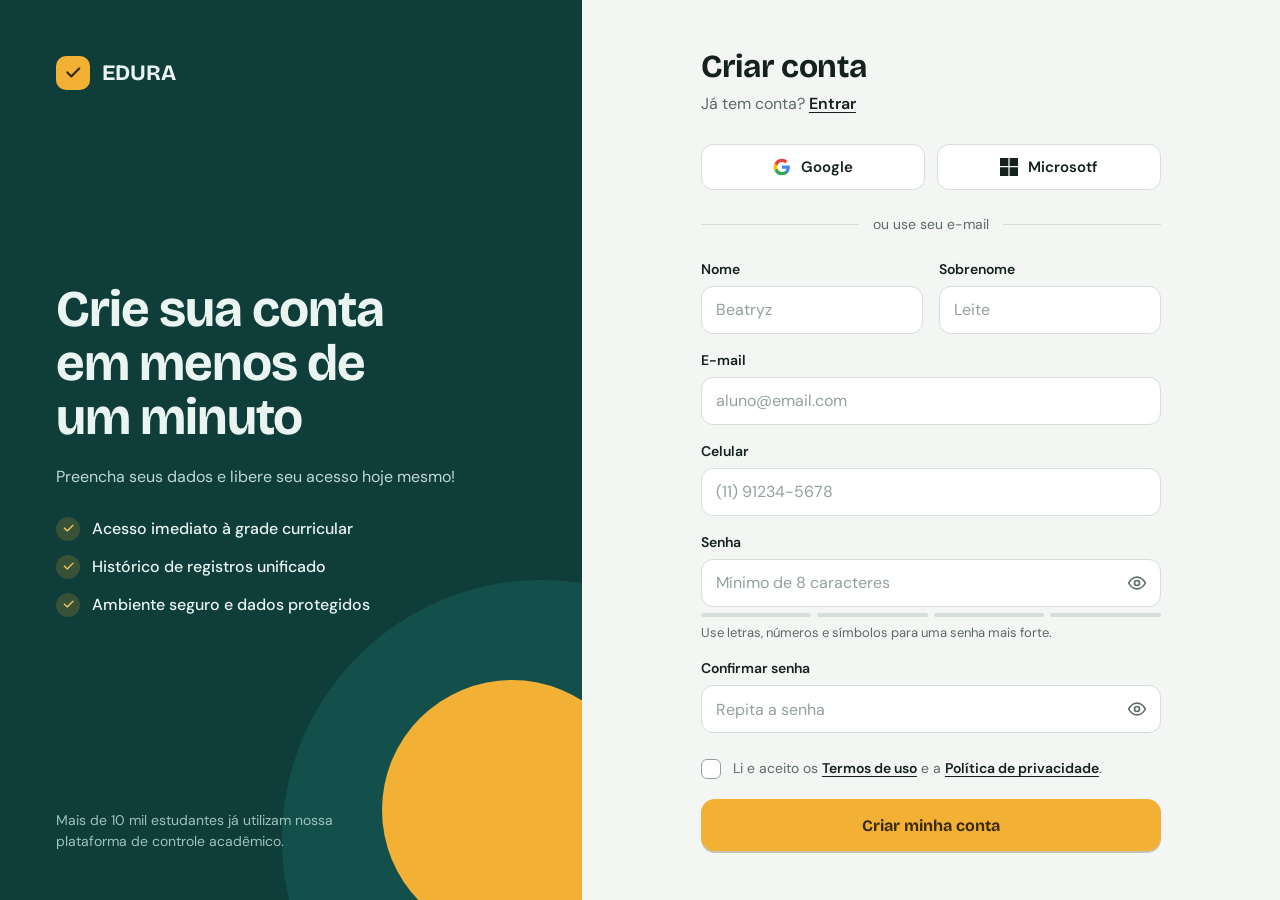
<file: index.html>
<!DOCTYPE html>
<html lang="pt-BR">
<head>
<meta charset="UTF-8">
<meta name="viewport" content="width=device-width, initial-scale=1">
<title>Criar conta</title>
<link rel="preconnect" href="https://fonts.googleapis.com">
<link rel="preconnect" href="https://fonts.gstatic.com" crossorigin>
<link href="https://fonts.googleapis.com/css2?family=Bricolage+Grotesque:wght@500;700&family=DM+Sans:wght@400;500;600&display=swap" rel="stylesheet">
<link rel="stylesheet" href="css/style.css">
<link rel="stylesheet" href="https://cdn.jsdelivr.net/npm/bootstrap-icons@1.11.3/font/bootstrap-icons.min.css">
</head>
<body>
<div class="page">
  <aside class="aside">
    <div class="brand">
      <span class="brand-mark">
        <svg xmlns="http://www.w3.org/2000/svg" width="16" height="16" stroke="#3a2a00" fill="currentColor" class="bi bi-check2" viewBox="0 0 16 16">
        <path d="M13.854 3.646a.5.5 0 0 1 0 .708l-7 7a.5.5 0 0 1-.708 0l-3.5-3.5a.5.5 0 1 1 .708-.708L6.5 10.293l6.646-6.647a.5.5 0 0 1 .708 0"/>
        </svg>
      </span>
      EDURA
    </div>

    <div class="pitch">
      <h1>Crie sua conta em menos de um minuto</h1>
      <p>Preencha seus dados e libere seu acesso hoje mesmo!</p>
      <ul class="perks">
        <!--Icones de check Bootstrap-->
        <li>
          <span class="tick">
            <svg xmlns="http://www.w3.org/2000/svg" width="16" height="16" stroke="#f2b134" fill="currentColor" class="bi bi-check2" viewBox="0 0 16 16">
            <path d="M13.854 3.646a.5.5 0 0 1 0 .708l-7 7a.5.5 0 0 1-.708 0l-3.5-3.5a.5.5 0 1 1 .708-.708L6.5 10.293l6.646-6.647a.5.5 0 0 1 .708 0"/>
            </svg> 
          </span>
          Acesso imediato à grade curricular
        </li>
        <li>
          <span class="tick">
            <svg xmlns="http://www.w3.org/2000/svg" width="16" height="16" stroke="#f2b134" fill="currentColor" class="bi bi-check2" viewBox="0 0 16 16">
            <path d="M13.854 3.646a.5.5 0 0 1 0 .708l-7 7a.5.5 0 0 1-.708 0l-3.5-3.5a.5.5 0 1 1 .708-.708L6.5 10.293l6.646-6.647a.5.5 0 0 1 .708 0"/>
            </svg>
            </span>
            Histórico de registros unificado
        </li>
        <li>
          <span class="tick">
            <svg xmlns="http://www.w3.org/2000/svg" width="16" height="16" stroke="#f2b134" fill="currentColor" class="bi bi-check2" viewBox="0 0 16 16">
            <path d="M13.854 3.646a.5.5 0 0 1 0 .708l-7 7a.5.5 0 0 1-.708 0l-3.5-3.5a.5.5 0 1 1 .708-.708L6.5 10.293l6.646-6.647a.5.5 0 0 1 .708 0"/>
            </svg>
          </span>
         Ambiente seguro e dados protegidos
        </li>
      </ul>
    </div>

    <div class="aside-foot">Mais de 10 mil estudantes já utilizam nossa plataforma de controle acadêmico.</div>
  </aside>

  <main class="main">
    <div class="card">
      <h2>Criar conta</h2>
      <p class="sub">Já tem conta? <a href="#">Entrar</a></p>

      <div class="social">
        <button type="button" class="btn-social">
          <svg viewBox="0 0 24 24"><path fill="#4285F4" d="M22.5 12.27c0-.79-.07-1.54-.2-2.27H12v4.3h5.9a5.05 5.05 0 0 1-2.19 3.31v2.75h3.54c2.07-1.91 3.25-4.72 3.25-8.09z"/><path fill="#34A853" d="M12 23c2.97 0 5.46-.98 7.28-2.66l-3.54-2.75c-.98.66-2.24 1.06-3.74 1.06-2.87 0-5.3-1.94-6.17-4.55H2.17v2.84A11 11 0 0 0 12 23z"/><path fill="#FBBC05" d="M5.83 14.1a6.6 6.6 0 0 1 0-4.2V7.06H2.17a11 11 0 0 0 0 9.88l3.66-2.84z"/><path fill="#EA4335" d="M12 5.35c1.62 0 3.07.56 4.21 1.65l3.15-3.15A10.6 10.6 0 0 0 12 1 11 11 0 0 0 2.17 7.06l3.66 2.84C6.7 7.29 9.13 5.35 12 5.35z"/></svg>
          Google
        </button>
        <button type="button" class="btn-social">
            <svg xmlns="http://www.w3.org/2000/svg" width="16" height="16" fill="currentColor" class="bi bi-microsoft" viewBox="0 0 16 16">
            <path d="M7.462 0H0v7.19h7.462zM16 0H8.538v7.19H16zM7.462 8.211H0V16h7.462zm8.538 0H8.538V16H16z"/>
            </svg>
            Microsotf
        </button>
      </div>

      <div class="divider">ou use seu e-mail</div>

      <form class="formulario">
        <div class="row">
          <div class="field">
            <label for="nome">Nome</label>
            <div class="input"><input id="nome" type="text" placeholder="Beatryz" required></div>
          </div>
          <div class="field">
            <label for="sobrenome">Sobrenome</label>
            <div class="input"><input id="sobrenome" type="text" placeholder="Leite" required></div>
          </div>
        </div>

        <div class="field">
          <label for="email">E-mail</label>
          <div class="input"><input id="email" type="email" placeholder="aluno@email.com" required></div>
        </div>

        <div class="field">
          <label for="celular">Celular</label>
          <div class="input"><input id="celular" type="tel" placeholder="(11) 91234-5678" required minlength="11" maxlength="11"></div>
        </div>

        <div class="field">
          <label for="senha">Senha</label>
          <div class="input has-icon">
            <input id="senha" type="password" placeholder="Mínimo de 8 caracteres" minlength="8">
            <button type="button" class="eye" aria-label="Mostrar senha">
              <svg viewBox="0 0 24 24" fill="none" stroke="currentColor" stroke-width="2" stroke-linecap="round" stroke-linejoin="round"><path d="M2 12s3.5-7 10-7 10 7 10 7-3.5 7-10 7S2 12 2 12z"/><circle cx="12" cy="12" r="3"/></svg>
            </button>
          </div>
          <div class="strength">
            <!--entender conforme a senha tenha um nivel de forca ele aumente a barra de forca-->
            <div class="bars">
              <!--Jogar os elementos num array e tratar pelo indice mudar a calss pelo indice-->
              <span class="off"></span>
              <span class="off"></span>
              <span class="off"></span>
              <span class="off"></span>
            </div>
            <small>Use letras, números e símbolos para uma senha mais forte.</small>
          </div>
        </div>

        <div class="field">
          <label for="confirma">Confirmar senha</label>
          <div class="input has-icon">
            <input id="confirma" type="password" placeholder="Repita a senha">
            <button type="button" class="eye" aria-label="Mostrar senha">
              <svg viewBox="0 0 24 24" fill="none" stroke="currentColor" stroke-width="2" stroke-linecap="round" stroke-linejoin="round"><path d="M2 12s3.5-7 10-7 10 7 10 7-3.5 7-10 7S2 12 2 12z"/><circle cx="12" cy="12" r="3"/></svg>
            </button>
          </div>
          <div id="msg-error"></div>
        </div>

        <label class="check">
          <input type="checkbox">
          <span>Li e aceito os <a href="#">Termos de uso</a> e a <a href="#">Política de privacidade</a>.</span>
        </label>

        <button type="submit" class="btn-primary">Criar minha conta</button>
      </form>
    </div>
  </main>

</div>
<script src="js/main.js"></script>
</body>
</html>
</file>
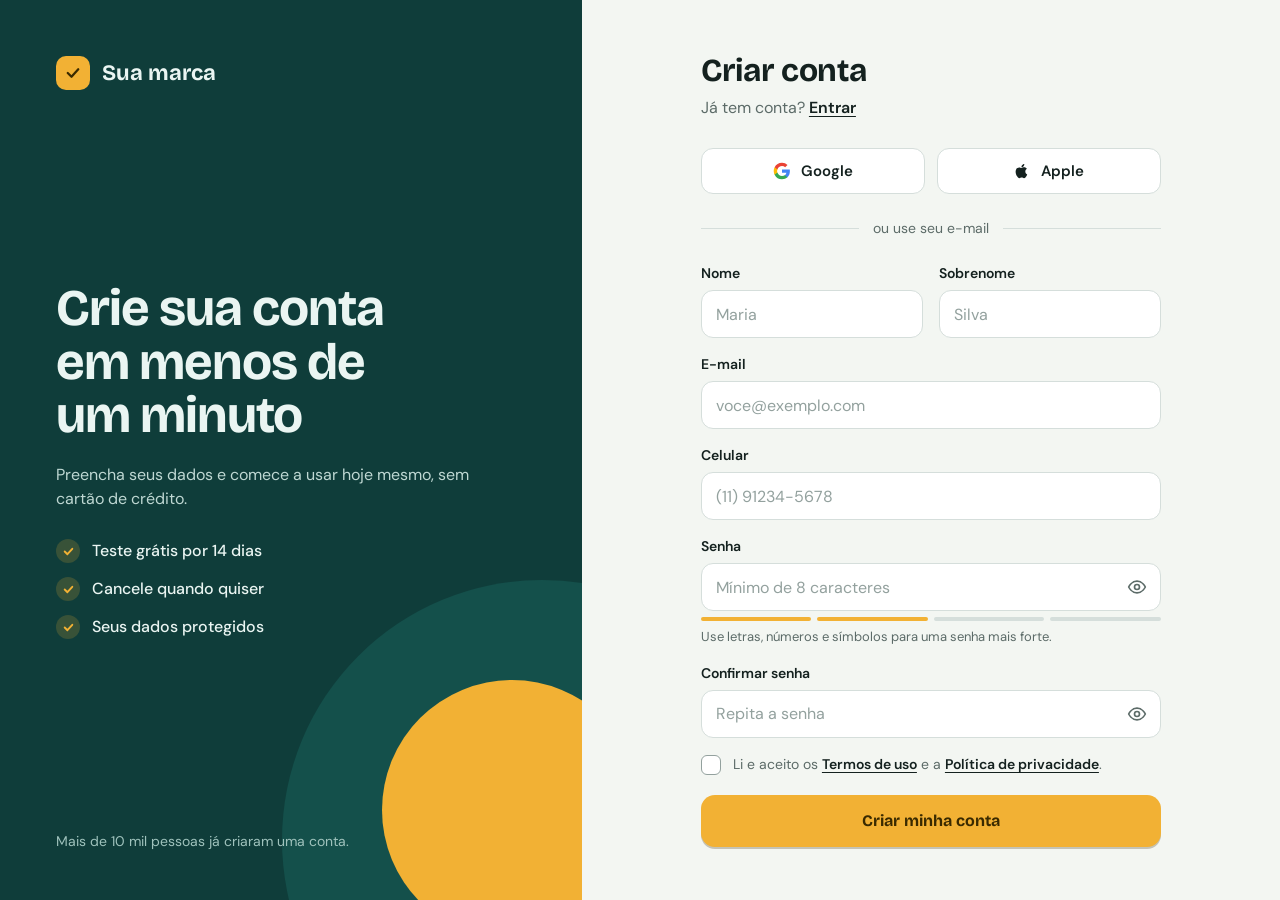
<file: cadastro.html>
<!DOCTYPE html>
<html lang="pt-BR">
<head>
<meta charset="UTF-8">
<meta name="viewport" content="width=device-width, initial-scale=1">
<title>Criar conta</title>
<link rel="preconnect" href="https://fonts.googleapis.com">
<link rel="preconnect" href="https://fonts.gstatic.com" crossorigin>
<link href="https://fonts.googleapis.com/css2?family=Bricolage+Grotesque:wght@500;700&family=DM+Sans:wght@400;500;600&display=swap" rel="stylesheet">
<style>
  :root {
    --panel: #0f3d3a;
    --panel-2: #14504b;
    --accent: #f2b134;
    --accent-ink: #3a2a00;
    --bg: #f3f6f2;
    --surface: #ffffff;
    --ink: #14211f;
    --muted: #5c6b68;
    --line: #d5dedb;
    --focus: #14504b;
    --font-display: "Bricolage Grotesque", "Segoe UI", Arial, sans-serif;
    --font-body: "DM Sans", "Segoe UI", Arial, sans-serif;
  }
  @media (prefers-color-scheme: dark) {
    :root:not([data-theme="light"]) {
      --bg: #0b1816;
      --surface: #11231f;
      --ink: #eaf1ef;
      --muted: #9fb0ac;
      --line: #27403b;
      --focus: #f2b134;
    }
  }
  :root[data-theme="dark"] {
    --bg: #0b1816; --surface: #11231f; --ink: #eaf1ef;
    --muted: #9fb0ac; --line: #27403b; --focus: #f2b134;
  }

  *, *::before, *::after { box-sizing: border-box; }
  html, body { height: 100%; margin: 0; }
  body {
    font-family: var(--font-body);
    background: var(--bg);
    color: var(--ink);
    line-height: 1.5;
  }

  .page {
    min-height: 100%;
    display: grid;
    grid-template-columns: minmax(0, 5fr) minmax(0, 6fr);
  }

  /* ---------- Painel lateral ---------- */
  .aside {
    position: relative;
    overflow: hidden;
    background: var(--panel);
    color: #eaf5f2;
    padding: 56px 56px 48px;
    display: flex;
    flex-direction: column;
    justify-content: space-between;
  }
  .aside::before, .aside::after {
    content: "";
    position: absolute;
    border-radius: 50%;
    pointer-events: none;
  }
  .aside::before {
    width: 520px; height: 520px;
    right: -220px; bottom: -200px;
    background: var(--panel-2);
  }
  .aside::after {
    width: 260px; height: 260px;
    right: -60px; bottom: -40px;
    background: var(--accent);
  }
  .aside > * { position: relative; z-index: 1; }

  .brand {
    display: flex; align-items: center; gap: 12px;
    font-family: var(--font-display);
    font-weight: 700; font-size: 22px;
  }
  .brand-mark {
    width: 34px; height: 34px; border-radius: 10px;
    background: var(--accent);
    display: grid; place-items: center;
  }
  .brand-mark svg { width: 18px; height: 18px; }

  .pitch h1 {
    font-family: var(--font-display);
    font-weight: 700;
    font-size: clamp(34px, 4vw, 52px);
    line-height: 1.05;
    letter-spacing: -0.02em;
    margin: 0 0 20px;
    max-width: 12ch;
  }
  .pitch p { margin: 0 0 28px; color: #bfd8d3; max-width: 38ch; }
  .perks { list-style: none; margin: 0; padding: 0; display: grid; gap: 14px; }
  .perks li { display: flex; align-items: center; gap: 12px; font-weight: 500; }
  .perks .tick {
    flex: none; width: 24px; height: 24px; border-radius: 50%;
    background: rgba(242,177,52,.18);
    display: grid; place-items: center;
  }
  .perks .tick svg { width: 13px; height: 13px; }

  .aside-foot { font-size: 14px; color: #9fc2bc; max-width: 30ch; }

  /* ---------- Formulário ---------- */
  .main {
    display: grid; place-items: center;
    padding: 48px 24px;
  }
  .card {
    width: 100%; max-width: 460px;
  }
  .card h2 {
    font-family: var(--font-display);
    font-size: 32px; line-height: 1.1; letter-spacing: -0.01em;
    margin: 0 0 8px;
  }
  .card .sub { margin: 0 0 28px; color: var(--muted); }
  .card .sub a { color: var(--ink); font-weight: 600; text-underline-offset: 3px; }

  .social { display: grid; grid-template-columns: 1fr 1fr; gap: 12px; }
  .btn-social {
    display: flex; align-items: center; justify-content: center; gap: 10px;
    height: 46px;
    background: var(--surface);
    border: 1px solid var(--line);
    border-radius: 12px;
    color: var(--ink);
    font: 600 15px var(--font-body);
    cursor: pointer;
  }
  .btn-social svg { width: 18px; height: 18px; }

  .divider {
    display: flex; align-items: center; gap: 14px;
    margin: 24px 0;
    color: var(--muted); font-size: 14px;
  }
  .divider::before, .divider::after {
    content: ""; flex: 1; height: 1px; background: var(--line);
  }

  form { display: grid; gap: 16px; }
  .row { display: grid; grid-template-columns: 1fr 1fr; gap: 16px; }
  .field { display: grid; gap: 6px; }
  .field label { font-size: 14px; font-weight: 600; }
  .input { position: relative; }
  .input input {
    width: 100%; height: 48px;
    padding: 0 14px;
    background: var(--surface);
    border: 1px solid var(--line);
    border-radius: 12px;
    color: var(--ink);
    font: 400 16px var(--font-body);
  }
  .input input::placeholder { color: #93a19e; }
  .input input:hover { border-color: #a9b9b5; }
  .input input:focus-visible {
    outline: 3px solid color-mix(in srgb, var(--focus) 35%, transparent);
    outline-offset: 0;
    border-color: var(--focus);
  }
  .input.has-icon input { padding-right: 48px; }
  .eye {
    position: absolute; right: 6px; top: 6px;
    width: 36px; height: 36px; border: 0; background: transparent;
    border-radius: 8px; color: var(--muted);
    display: grid; place-items: center; cursor: pointer;
  }
  .eye svg { width: 20px; height: 20px; }

  .strength { display: grid; gap: 6px; }
  .bars { display: grid; grid-template-columns: repeat(4, 1fr); gap: 6px; }
  .bars span { height: 4px; border-radius: 4px; background: var(--line); }
  .bars span.on { background: var(--accent); }
  .strength small { color: var(--muted); font-size: 13px; }

  .check { display: flex; gap: 12px; align-items: flex-start; font-size: 14px; color: var(--muted); }
  .check input {
    appearance: none; -webkit-appearance: none;
    flex: none; width: 20px; height: 20px; margin: 1px 0 0;
    border: 1.5px solid #93a19e; border-radius: 6px;
    background: var(--surface); cursor: pointer;
    display: grid; place-content: center;
  }
  .check input::after {
    content: ""; width: 10px; height: 6px;
    border-left: 2px solid var(--accent-ink); border-bottom: 2px solid var(--accent-ink);
    transform: rotate(-45deg) translate(1px, -1px);
    opacity: 0;
  }
  .check input:checked { background: var(--accent); border-color: var(--accent); }
  .check input:checked::after { opacity: 1; }
  .check input:focus-visible {
    outline: 3px solid color-mix(in srgb, var(--focus) 35%, transparent);
    outline-offset: 1px;
  }
  .check a { color: var(--ink); font-weight: 600; text-underline-offset: 3px; }

  .btn-primary {
    height: 52px; margin-top: 4px;
    border: 0; border-radius: 14px;
    background: var(--accent); color: var(--accent-ink);
    font: 700 16px var(--font-display);
    cursor: pointer;
    box-shadow: 0 2px 0 rgba(58,42,0,.25);
  }
  .btn-primary:hover { filter: brightness(1.05); }
  .btn-primary:focus-visible,
  .btn-social:focus-visible,
  .eye:focus-visible {
    outline: 3px solid color-mix(in srgb, var(--focus) 45%, transparent);
    outline-offset: 2px;
  }

  /* ---------- Responsivo ---------- */
  @media (max-width: 900px) {
    .page { grid-template-columns: 1fr; }
    .aside { padding: 32px 24px 36px; gap: 28px; }
    .aside::before { width: 320px; height: 320px; right: -140px; bottom: -150px; }
    .aside::after { width: 150px; height: 150px; right: -30px; bottom: -30px; }
    .pitch h1 { max-width: none; font-size: 32px; }
    .perks, .aside-foot { display: none; }
    .pitch p { margin-bottom: 0; }
    .main { padding: 32px 20px 48px; }
  }
  @media (max-width: 480px) {
    .row, .social { grid-template-columns: 1fr; }
  }
</style>
</head>
<body>
<div class="page">

  <aside class="aside">
    <div class="brand">
      <span class="brand-mark">
        <svg viewBox="0 0 24 24" fill="none" stroke="#3a2a00" stroke-width="3" stroke-linecap="round" stroke-linejoin="round"><path d="M5 12l5 5 9-10"/></svg>
      </span>
      Sua marca
    </div>

    <div class="pitch">
      <h1>Crie sua conta em menos de um minuto</h1>
      <p>Preencha seus dados e comece a usar hoje mesmo, sem cartão de crédito.</p>
      <ul class="perks">
        <li><span class="tick"><svg viewBox="0 0 24 24" fill="none" stroke="#f2b134" stroke-width="3.5" stroke-linecap="round" stroke-linejoin="round"><path d="M5 12l5 5 9-10"/></svg></span>Teste grátis por 14 dias</li>
        <li><span class="tick"><svg viewBox="0 0 24 24" fill="none" stroke="#f2b134" stroke-width="3.5" stroke-linecap="round" stroke-linejoin="round"><path d="M5 12l5 5 9-10"/></svg></span>Cancele quando quiser</li>
        <li><span class="tick"><svg viewBox="0 0 24 24" fill="none" stroke="#f2b134" stroke-width="3.5" stroke-linecap="round" stroke-linejoin="round"><path d="M5 12l5 5 9-10"/></svg></span>Seus dados protegidos</li>
      </ul>
    </div>

    <div class="aside-foot">Mais de 10 mil pessoas já criaram uma conta.</div>
  </aside>

  <main class="main">
    <div class="card">
      <h2>Criar conta</h2>
      <p class="sub">Já tem conta? <a href="#">Entrar</a></p>

      <div class="social">
        <button type="button" class="btn-social">
          <svg viewBox="0 0 24 24"><path fill="#4285F4" d="M22.5 12.27c0-.79-.07-1.54-.2-2.27H12v4.3h5.9a5.05 5.05 0 0 1-2.19 3.31v2.75h3.54c2.07-1.91 3.25-4.72 3.25-8.09z"/><path fill="#34A853" d="M12 23c2.97 0 5.46-.98 7.28-2.66l-3.54-2.75c-.98.66-2.24 1.06-3.74 1.06-2.87 0-5.3-1.94-6.17-4.55H2.17v2.84A11 11 0 0 0 12 23z"/><path fill="#FBBC05" d="M5.83 14.1a6.6 6.6 0 0 1 0-4.2V7.06H2.17a11 11 0 0 0 0 9.88l3.66-2.84z"/><path fill="#EA4335" d="M12 5.35c1.62 0 3.07.56 4.21 1.65l3.15-3.15A10.6 10.6 0 0 0 12 1 11 11 0 0 0 2.17 7.06l3.66 2.84C6.7 7.29 9.13 5.35 12 5.35z"/></svg>
          Google
        </button>
        <button type="button" class="btn-social">
          <svg viewBox="0 0 24 24" fill="currentColor"><path d="M16.4 12.6c0-2.4 2-3.5 2.1-3.6-1.1-1.7-2.9-1.9-3.5-1.9-1.5-.15-2.9.9-3.7.9s-1.9-.85-3.1-.8c-1.6 0-3.1.95-3.9 2.4-1.7 2.9-.4 7.2 1.2 9.5.8 1.2 1.7 2.4 3 2.4 1.2 0 1.7-.8 3.1-.8s1.9.8 3.1.8c1.3 0 2.1-1.2 2.9-2.3.9-1.3 1.3-2.6 1.3-2.7 0 0-2.5-1-2.5-3.9zM14.1 5.5c.7-.8 1.1-1.9 1-3-1 0-2.1.7-2.8 1.5-.6.7-1.2 1.8-1 2.9 1.1.1 2.1-.6 2.8-1.4z"/></svg>
          Apple
        </button>
      </div>

      <div class="divider">ou use seu e-mail</div>

      <form onsubmit="return false">
        <div class="row">
          <div class="field">
            <label for="nome">Nome</label>
            <div class="input"><input id="nome" type="text" placeholder="Maria"></div>
          </div>
          <div class="field">
            <label for="sobrenome">Sobrenome</label>
            <div class="input"><input id="sobrenome" type="text" placeholder="Silva"></div>
          </div>
        </div>

        <div class="field">
          <label for="email">E-mail</label>
          <div class="input"><input id="email" type="email" placeholder="voce@exemplo.com"></div>
        </div>

        <div class="field">
          <label for="celular">Celular</label>
          <div class="input"><input id="celular" type="tel" placeholder="(11) 91234-5678"></div>
        </div>

        <div class="field">
          <label for="senha">Senha</label>
          <div class="input has-icon">
            <input id="senha" type="password" placeholder="Mínimo de 8 caracteres">
            <button type="button" class="eye" aria-label="Mostrar senha">
              <svg viewBox="0 0 24 24" fill="none" stroke="currentColor" stroke-width="2" stroke-linecap="round" stroke-linejoin="round"><path d="M2 12s3.5-7 10-7 10 7 10 7-3.5 7-10 7S2 12 2 12z"/><circle cx="12" cy="12" r="3"/></svg>
            </button>
          </div>
          <div class="strength">
            <div class="bars"><span class="on"></span><span class="on"></span><span></span><span></span></div>
            <small>Use letras, números e símbolos para uma senha mais forte.</small>
          </div>
        </div>

        <div class="field">
          <label for="confirma">Confirmar senha</label>
          <div class="input has-icon">
            <input id="confirma" type="password" placeholder="Repita a senha">
            <button type="button" class="eye" aria-label="Mostrar senha">
              <svg viewBox="0 0 24 24" fill="none" stroke="currentColor" stroke-width="2" stroke-linecap="round" stroke-linejoin="round"><path d="M2 12s3.5-7 10-7 10 7 10 7-3.5 7-10 7S2 12 2 12z"/><circle cx="12" cy="12" r="3"/></svg>
            </button>
          </div>
        </div>

        <label class="check">
          <input type="checkbox">
          <span>Li e aceito os <a href="#">Termos de uso</a> e a <a href="#">Política de privacidade</a>.</span>
        </label>

        <button type="submit" class="btn-primary">Criar minha conta</button>
      </form>
    </div>
  </main>

</div>
</body>
</html>
</file>
<file: css/style.css>
@charset "UTF-8";
:root {
    --panel: #0f3d3a;
    --panel-2: #14504b;
    --accent: #f2b134;
    --accent-ink: #3a2a00;
    --bg: #f3f6f2;
    --surface: #ffffff;
    --ink: #14211f;
    --muted: #5c6b68;
    --line: #d5dedb;
    --focus: #14504b;
    --font-display: "Bricolage Grotesque", "Segoe UI", Arial, sans-serif;
    --font-body: "DM Sans", "Segoe UI", Arial, sans-serif;
  }
  
  @media (prefers-color-scheme: dark) {
    :root:not([data-theme="light"]) {
      --bg: #0b1816;
      --surface: #11231f;
      --ink: #eaf1ef;
      --muted: #9fb0ac;
      --line: #27403b;
      --focus: #f2b134;
    }
  }
  :root[data-theme="dark"] {
    --bg: #0b1816; --surface: #11231f; --ink: #eaf1ef;
    --muted: #9fb0ac; --line: #27403b; --focus: #f2b134;
  }

  *, *::before, *::after { box-sizing: border-box; }
  
  html, body { height: 100%; margin: 0; }
  body {
    font-family: var(--font-body);
    background: var(--bg);
    color: var(--ink);
    line-height: 1.5;
  }

  .page {
    min-height: 100%;
    display: grid;
    grid-template-columns: minmax(0, 5fr) minmax(0, 6fr);
  }

  /* ---------- Painel lateral ---------- */
  .aside {
    position: relative;
    overflow: hidden;
    background: var(--panel);
    color: #eaf5f2;
    padding: 56px 56px 48px;
    display: flex;
    flex-direction: column;
    justify-content: space-between;
  }
  .aside::before, .aside::after {
    content: "";
    position: absolute;
    border-radius: 50%;
    pointer-events: none;
  }
  .aside::before {
    width: 520px; height: 520px;
    right: -220px; bottom: -200px;
    background: var(--panel-2);
  }
  .aside::after {
    width: 260px; height: 260px;
    right: -60px; bottom: -40px;
    background: var(--accent);
  }
  .aside > * { position: relative; z-index: 1; }
  .brand {
    display: flex; align-items: center; gap: 12px;
    font-family: var(--font-display);
    font-weight: 700; font-size: 22px;
  }
  .brand-mark {
    width: 34px; height: 34px; border-radius: 10px;
    background: var(--accent);
    display: grid; place-items: center;
  }
  .brand-mark svg { width: 18px; height: 18px; }

  .pitch h1 {
    font-family: var(--font-display);
    font-weight: 700;
    font-size: clamp(34px, 4vw, 52px);
    line-height: 1.05;
    letter-spacing: -0.02em;
    margin: 0 0 20px;
    max-width: 12ch;
  }
  .pitch p { margin: 0 0 28px; color: #bfd8d3; max-width: 38ch; }
  .perks { list-style: none; margin: 0; padding: 0; display: grid; gap: 14px; }
  .perks li { display: flex; align-items: center; gap: 12px; font-weight: 500; }
  .perks .tick {
    flex: none; width: 24px; height: 24px; border-radius: 50%;
    background: rgba(242,177,52,.18);
    display: grid; place-items: center;
  }
  .perks .tick svg { width: 13px; height: 13px; }

  .aside-foot { font-size: 14px; color: #9fc2bc; max-width: 30ch; }

  /* ---------- Formulário ---------- */
  .main {
    display: grid; place-items: center;
    padding: 48px 24px;
  }
  .card {
    width: 100%; max-width: 460px;
  }
  .card h2 {
    font-family: var(--font-display);
    font-size: 32px; line-height: 1.1; letter-spacing: -0.01em;
    margin: 0 0 8px;
  }
  .card .sub { margin: 0 0 28px; color: var(--muted); }
  .card .sub a { color: var(--ink); font-weight: 600; text-underline-offset: 3px; }

  .social { display: grid; grid-template-columns: 1fr 1fr; gap: 12px; }
  .btn-social {
    display: flex; align-items: center; justify-content: center; gap: 10px;
    height: 46px;
    background: var(--surface);
    border: 1px solid var(--line);
    border-radius: 12px;
    color: var(--ink);
    font: 600 15px var(--font-body);
    cursor: pointer;
  }
  .btn-social svg { width: 18px; height: 18px; }

  .divider {
    display: flex; align-items: center; gap: 14px;
    margin: 24px 0;
    color: var(--muted); font-size: 14px;
  }
  .divider::before, .divider::after {
    content: ""; flex: 1; height: 1px; background: var(--line);
  }

  form { display: grid; gap: 16px; }
  .row { display: grid; grid-template-columns: 1fr 1fr; gap: 16px; }
  .field { display: grid; gap: 6px; }
  .field label { font-size: 14px; font-weight: 600; }
  .input { position: relative;  }
  .input input {
    width: 100%; height: 48px;
    padding: 0 14px;
    background: var(--surface);
    border: 1px solid var(--line);
    border-radius: 12px;
    color: var(--ink);
    font: 400 16px var(--font-body);
  }
  .input input::placeholder { color: #93a19e; }
  .input input:hover { border-color: #a9b9b5; }
  .input input:focus-visible {
    outline: 3px solid color-mix(in srgb, var(--focus) 35%, transparent);
    outline-offset: 0;
    border-color: var(--focus);
  }
  .input.has-icon input { padding-right: 48px; }
  .eye {
    position: absolute; right: 6px; top: 6px;
    width: 36px; height: 36px; border: 0; background: transparent;
    border-radius: 8px; color: var(--muted);
    display: grid; place-items: center; cursor: pointer;
  }
  .eye svg { width: 20px; height: 20px; }

  .strength { display: grid; gap: 6px; }
  .bars { display: grid; grid-template-columns: repeat(4, 1fr); gap: 6px; }
  .bars span { height: 4px; border-radius: 4px; background: var(--line); }
  .bars span.on { background: #5be81e; }
  .bars span.off { background: var(--line); }

  .strength small { color: var(--muted); font-size: 13px; }

  .check { display: flex; gap: 12px; align-items: flex-start; font-size: 14px; color: var(--muted); }
  .check input {
    appearance: none; -webkit-appearance: none;
    flex: none; width: 20px; height: 20px; margin: 1px 0 0;
    border: 1.5px solid #93a19e; border-radius: 6px;
    background: var(--surface); cursor: pointer;
    display: grid; place-content: center;
  }
  .check input::after {
    content: ""; width: 10px; height: 6px;
    border-left: 2px solid var(--accent-ink); border-bottom: 2px solid var(--accent-ink);
    transform: rotate(-45deg) translate(1px, -1px);
    opacity: 0;
  }
  .check input:checked { background: var(--accent); border-color: var(--accent); }
  .check input:checked::after { opacity: 1; }
  .check input:focus-visible {
    outline: 3px solid color-mix(in srgb, var(--focus) 35%, transparent);
    outline-offset: 1px;
  }
  .check a { color: var(--ink); font-weight: 600; text-underline-offset: 3px; }

  .btn-primary {
    height: 52px; margin-top: 4px;
    border: 0; border-radius: 14px;
    background: var(--accent); color: var(--accent-ink);
    font: 700 16px var(--font-display);
    cursor: pointer;
    box-shadow: 0 2px 0 rgba(58,42,0,.25);
  }
  .btn-primary:hover { filter: brightness(1.05); }
  .btn-primary:focus-visible,
  .btn-social:focus-visible,
  .eye:focus-visible {
    outline: 3px solid color-mix(in srgb, var(--focus) 45%, transparent);
    outline-offset: 2px;
  }

  /*campo de msg de validacao de senha*/
  #msg-error{
    padding-top: 3px;
  }

  /* ---------- Responsivo ---------- */
  @media (max-width: 900px) {
    .page { grid-template-columns: 1fr; }
    .aside { padding: 32px 24px 36px; gap: 28px; }
    .aside::before { width: 320px; height: 320px; right: -140px; bottom: -150px; }
    .aside::after { width: 150px; height: 150px; right: -30px; bottom: -30px; }
    .pitch h1 { max-width: none; font-size: 32px; }
    .perks, .aside-foot { display: none; }
    .pitch p { margin-bottom: 0; }
    .main { padding: 32px 20px 48px; }
  }
  @media (max-width: 480px) {
    .row, .social { grid-template-columns: 1fr; }
  }
</file>
